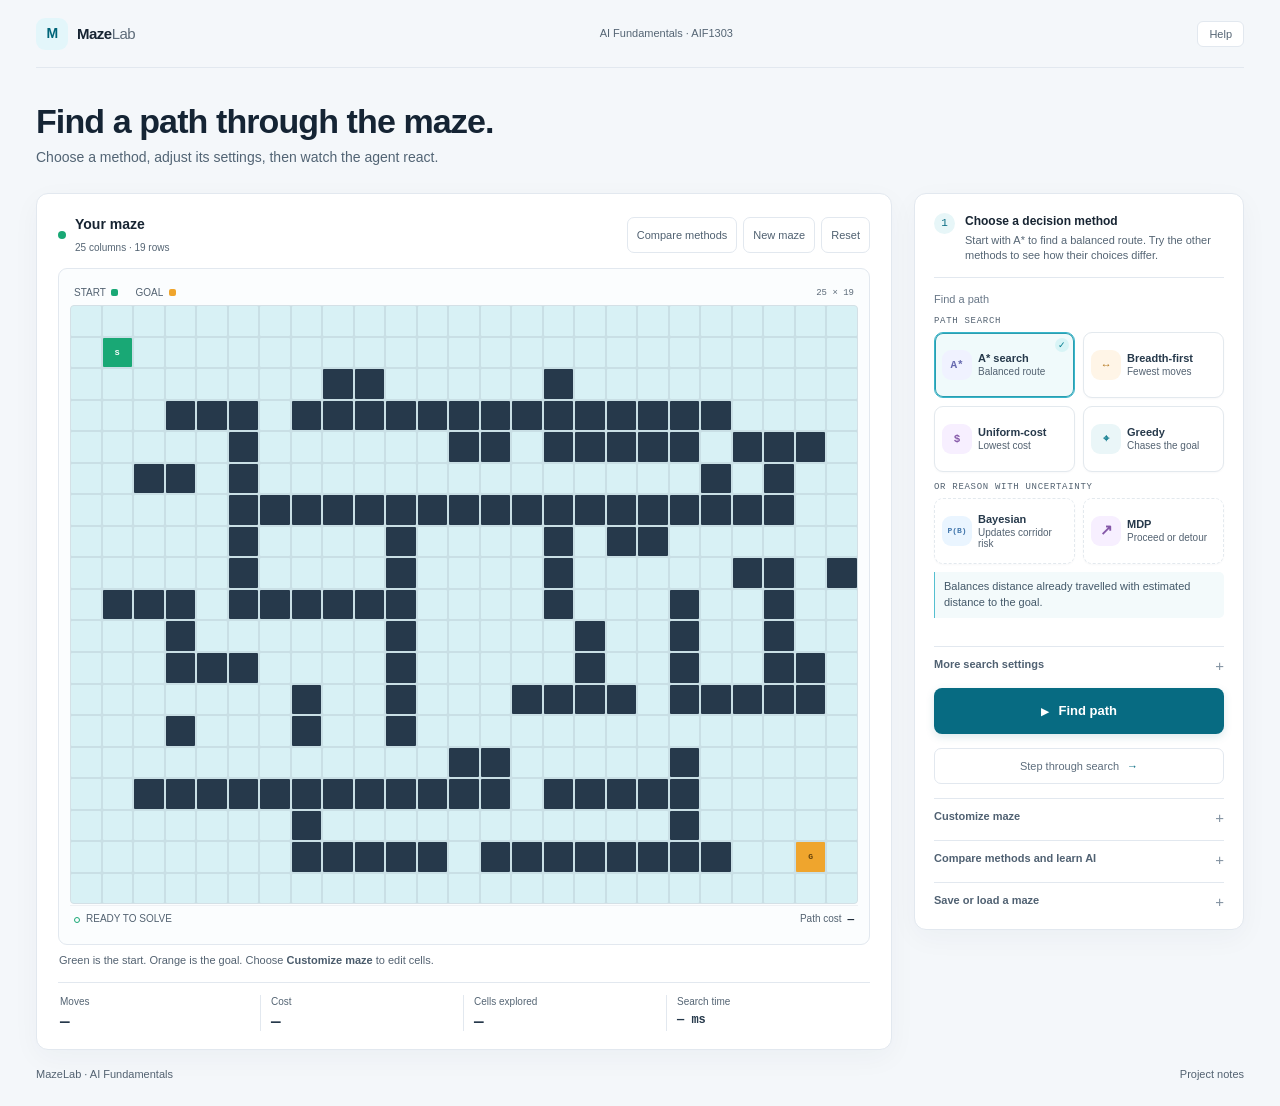
<file: index.html>
<!doctype html>
<html lang="en">
<head>
  <meta charset="utf-8" />
  <meta name="viewport" content="width=device-width, initial-scale=1" />
  <meta name="theme-color" content="#f4f7fa" />
  <title>MazeLab — AI Maze Solver</title>
  <link rel="stylesheet" href="styles.css" />
</head>
<body>
  <main class="app-shell">
    <header class="topbar">
      <a class="brand" href="#" aria-label="MazeLab home"><span class="brand-mark">M</span><span>Maze<span>Lab</span></span></a>
      <span class="course-label">AI Fundamentals · AIF1303</span>
      <button class="help-button" id="helpBtn" aria-label="Open help">Help</button>
    </header>

    <section class="intro">
      <div>
        <h1>Find a path through the maze.</h1>
        <p class="intro-copy">Choose a method, adjust its settings, then watch the agent react.</p>
      </div>
    </section>

    <section class="workspace">
      <section class="map-column" aria-label="Maze workspace">
        <div class="map-toolbar">
          <div class="map-heading"><span class="map-live"></span><div><h2>Your maze</h2><span id="mapSubtitle">25 columns · 19 rows</span></div></div>
          <div class="toolbar-actions">
            <button class="quiet-button" id="compareBtn" type="button" aria-controls="inlineComparison">Compare methods</button>
            <button class="quiet-button" id="generateBtn">New maze</button>
            <button class="quiet-button" id="resetBtn">Reset</button>
          </div>
        </div>
        <div class="board-wrap">
          <div class="board-head"><span>START <i class="key-dot start-dot"></i></span><span>GOAL <i class="key-dot goal-dot"></i></span><span class="coord-label" id="coordLabel">25 × 19</span></div>
          <div id="maze" class="maze" role="grid" aria-label="Editable maze grid"></div>
          <div class="board-foot"><span><i class="foot-pulse"></i><span id="runState">Ready to solve</span></span><span>Path cost <b id="pathCost">—</b></span></div>
        </div>
        <p class="edit-hint">Green is the start. Orange is the goal. Choose <b>Customize maze</b> to edit cells.</p>
        <p class="mode-legend" id="modeLegend" aria-live="polite" role="status" hidden></p>
        <div class="result-strip" aria-live="polite">
          <div><span>Moves</span><b id="lengthMetric">—</b></div>
          <div><span>Cost</span><b id="costMetric">—</b></div>
          <div><span>Cells explored</span><b id="exploredMetric">—</b></div>
          <div class="result-time"><span>Search time</span><b><strong id="timeMetric">—</strong> ms</b></div>
        </div>
        <section class="inline-comparison" id="inlineComparison" aria-labelledby="comparisonTitle">
          <div class="comparison-heading"><h3 id="comparisonTitle">Search methods on this maze</h3><button id="closeComparison" type="button" aria-label="Close comparison">×</button></div>
          <p>All four methods use this maze and the same terrain costs.</p>
          <div class="comparison-wrap"><table class="comparison"><thead><tr><th>Method</th><th>Visited</th><th>Moves</th><th>Cost</th></tr></thead><tbody id="comparisonRows"></tbody></table></div>
          <p class="comparison-note" id="comparisonNote">A* and uniform-cost search find the lowest-cost route. BFS minimizes moves when each step costs the same; Greedy may trade route cost for fewer explored cells.</p>
        </section>
      </section>

      <aside class="control-panel">
        <div class="step-label"><span>1</span><div><b>Choose a decision method</b><small>Start with A* to find a balanced route. Try the other methods to see how their choices differ.</small></div></div>
        <span class="select-label">Find a path</span>
        <div class="algorithm-picker" role="group" aria-label="Choose an algorithm"><span class="algorithm-category">Path search</span>
          <button class="algorithm-card selected" type="button" data-algorithm="astar" aria-pressed="true"><span class="algorithm-symbol">A*</span><span class="algorithm-copy"><b>A* search</b><small>Balanced route</small></span><span class="algorithm-check">✓</span></button>
          <button class="algorithm-card" type="button" data-algorithm="bfs" aria-pressed="false"><span class="algorithm-symbol">↔</span><span class="algorithm-copy"><b>Breadth-first</b><small>Fewest moves</small></span><span class="algorithm-check">✓</span></button>
          <button class="algorithm-card" type="button" data-algorithm="ucs" aria-pressed="false"><span class="algorithm-symbol">$</span><span class="algorithm-copy"><b>Uniform-cost</b><small>Lowest cost</small></span><span class="algorithm-check">✓</span></button>
          <button class="algorithm-card" type="button" data-algorithm="greedy" aria-pressed="false"><span class="algorithm-symbol">⌖</span><span class="algorithm-copy"><b>Greedy</b><small>Chases the goal</small></span><span class="algorithm-check">✓</span></button>
          <span class="algorithm-category">Or reason with uncertainty</span>
          <button class="algorithm-card advanced-card" type="button" data-algorithm="bayes" aria-pressed="false"><span class="algorithm-symbol">P(B)</span><span class="algorithm-copy"><b>Bayesian</b><small>Updates corridor risk</small></span><span class="algorithm-check">✓</span></button>
          <button class="algorithm-card advanced-card" type="button" data-algorithm="mdp" aria-pressed="false"><span class="algorithm-symbol">↗</span><span class="algorithm-copy"><b>MDP</b><small>Proceed or detour</small></span><span class="algorithm-check">✓</span></button>
        </div>
        <p class="algorithm-note" id="algorithmNote">Balances distance so far with estimated distance to the goal.</p>
        <div id="algorithmSettings"></div>

        <details class="settings-details">
          <summary>More search settings</summary>
          <div class="details-content">
            <div class="field-row"><label class="select-label">Distance estimate</label><span class="field-value" id="heuristicValue">Manhattan</span></div>
            <div class="segmented" id="heuristics"><button class="segment active" data-value="manhattan">Manhattan</button><button class="segment" data-value="euclidean">Euclidean</button></div>
            <div class="range-block"><div class="field-row"><label class="select-label" for="sizeRange">Maze size</label><span class="field-value" id="sizeValue">25 × 19</span></div><input id="sizeRange" class="range" type="range" min="15" max="35" step="2" value="25"><div class="range-labels"><span>Smaller</span><span>Larger</span></div></div>
            <div class="range-block"><div class="field-row"><label class="select-label" for="speedRange">Animation speed</label><span class="field-value" id="speedValue">3×</span></div><input id="speedRange" class="range" type="range" min="1" max="5" value="3"><div class="range-labels"><span>Slower</span><span>Faster</span></div></div>
          </div>
        </details>

        <button class="primary-button" id="solveBtn"><span class="play-icon">▶</span> Find path</button>
        <button class="step-button" id="stepBtn">Step through search <span>→</span></button>

        <details class="edit-details">
          <summary>Customize maze</summary>
          <div class="details-content">
            <p class="details-help">Select a tool, then click or drag on the grid. Select a tool again to stop editing.</p>
            <div class="tool-grid">
              <button class="tool" data-tool="wall"><span class="tool-icon wall-icon"></span><span>Draw wall</span></button>
              <button class="tool" data-tool="erase"><span class="tool-icon erase-icon">⌫</span><span>Eraser</span></button>
              <button class="tool" data-tool="start"><span class="tool-icon start-icon"></span><span>Move start</span></button>
              <button class="tool" data-tool="goal"><span class="tool-icon goal-icon"></span><span>Move goal</span></button>
              <button class="tool" data-tool="weight"><span class="tool-icon weight-icon">2</span><span>High-cost tile</span></button>
              <button class="tool clear-tool" id="clearBtn"><span class="tool-icon clear-icon">↺</span><span>Clear walls</span></button>
            </div>
            <p class="tool-hint" id="toolHint">Editing is off. Choose a tool above to begin.</p>
          </div>
        </details>

        <details class="more-details">
          <summary>Compare methods and learn AI</summary>
          <div class="details-content">
            <a class="link-button" id="compareLink" href="#inlineComparison">Compare search methods <span>↗</span></a>
            <button class="link-button" id="cspBtn">Try the constraint puzzle <span>↗</span></button>
            <button class="link-button" id="bayesBtn">Bayesian corridor lab <span>↗</span></button>
            <button class="link-button" id="mdpBtn">MDP risk lab <span>↗</span></button>
            <button class="link-button" id="learnBtn">How does the agent decide? <span>↗</span></button>
          </div>
        </details>

        <details class="save-details">
          <summary>Save or load a maze</summary>
          <div class="details-content file-actions">
            <button class="quiet-button" id="downloadBtn">Export maze</button>
            <label class="quiet-button import-button">Import maze<input id="uploadInput" type="file" accept="application/json,.json" aria-label="Import maze JSON"></label>
          </div>
        </details>
      </aside>
    </section>

    <footer><span>MazeLab · AI Fundamentals</span><a href="README.md">Project notes</a></footer>
  </main>
  <div id="toast" class="toast" role="status"></div>
  <dialog id="modal" class="modal"><div class="modal-top"><span class="modal-kicker">MAZELAB · FIELD NOTES</span><button id="closeModal" aria-label="Close">×</button></div><div id="modalContent"></div></dialog>
  <script src="app.js"></script>
</body>
</html>
</file>
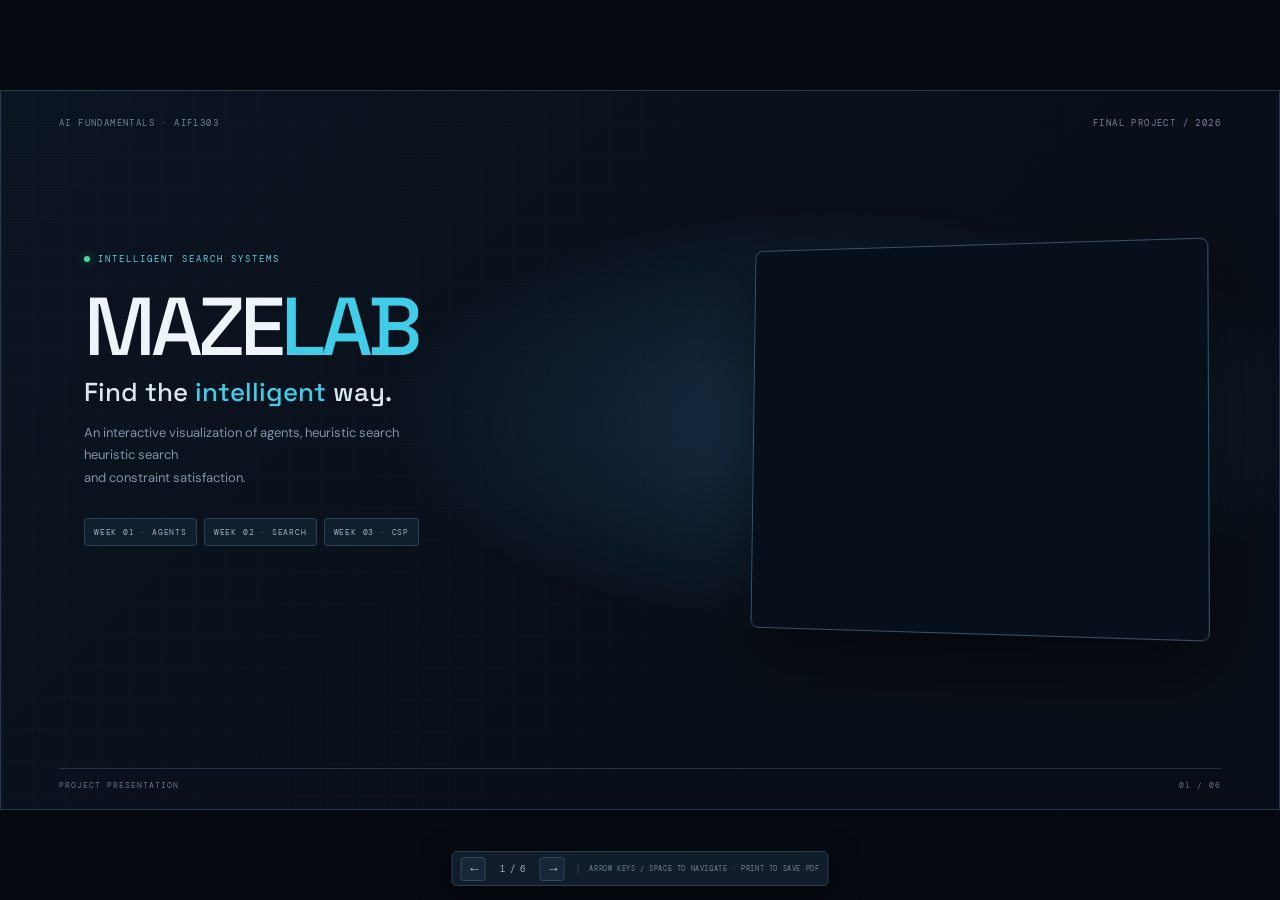
<file: presentation/index.html>
<!doctype html>
<html lang="en"><head><meta charset="utf-8"><meta name="viewport" content="width=device-width,initial-scale=1"><title>MazeLab — Project Presentation</title><link rel="stylesheet" href="slides.css"></head><body><main id="deck">
<section class="slide title active"><div class="grid-bg"></div><div class="slide-nav"><span>AI FUNDAMENTALS · AIF1303</span><span>FINAL PROJECT / 2026</span></div><div class="hero"><div class="kicker"><i></i> INTELLIGENT SEARCH SYSTEMS</div><h1>MAZE<span>LAB</span></h1><p class="hero-sub">Find the <em>intelligent</em> way.</p><p class="hero-copy">An interactive visualization of agents, heuristic search<br>heuristic search<br>and constraint satisfaction.</p><div class="hero-chips"><span>WEEK 01 · AGENTS</span><span>WEEK 02 · SEARCH</span><span>WEEK 03 · CSP</span></div></div><div class="title-maze" id="titleMaze"></div><div class="slide-footer"><span>PROJECT PRESENTATION</span><span>01 / 06</span></div></section>
<section class="slide"><div class="slide-nav"><span>01 / PROBLEM</span><span>WEEK 01 · AGENTS &amp; ENVIRONMENTS</span></div><div class="slide-content"><div class="kicker">THE TASK</div><h2>Give an agent a world<br>and a reason to move.</h2><p class="lead">Find a valid, low-cost route from start to goal while respecting the environment's constraints.</p><div class="problem-grid"><article class="diagram"><div class="diagram-top"><span>STATE SPACE / GRID WORLD</span><span>DETERMINISTIC</span></div><div id="miniMaze" class="mini-maze"></div><div class="diagram-bottom"><span>OBSERVABLE ENVIRONMENT</span><span>4 ACTIONS</span></div></article><div class="spec-list"><div><i>S</i><b>State</b><span>Current grid coordinate</span></div><div><i>A</i><b>Actions</b><span>Up · right · down · left</span></div><div><i>G</i><b>Goal test</b><span>Current position equals goal</span></div><div><i>c</i><b>Step cost</b><span>1 normal · 2 weighted cell</span></div><div><i>⊘</i><b>Constraints</b><span>Stay in bounds · avoid walls</span></div></div></div></div><div class="slide-footer"><span>MAZELAB · AI FUNDAMENTALS</span><span>02 / 06</span></div></section>
<section class="slide"><div class="slide-nav"><span>02 / METHOD</span><span>WEEK 02 · STATE-SPACE SEARCH</span></div><div class="slide-content"><div class="kicker">FOUR STRATEGIES · SAME MAZE</div><h2>Different rules.<br>Different routes to an answer.</h2><p class="lead">The frontier priority determines which state the agent explores next.</p><div class="method-table"><div class="method-head"><span>ALGORITHM</span><span>PRIORITY</span><span>WHAT IT OPTIMIZES</span><span>OPTIMAL?</span></div><div><b class="algo-color cyan">BFS</b><code>depth</code><span>Fewest moves (unit costs)</span><i>Yes*</i></div><div><b class="algo-color violet">UCS</b><code>g(n)</code><span>Accumulated route cost</span><i>Yes</i></div><div class="astar-row"><b class="algo-color orange">A*</b><code>g(n) + h(n)</code><span>Cost so far + distance estimate</span><i>Yes†</i></div><div><b class="algo-color green">GREEDY</b><code>h(n)</code><span>Estimated distance to goal</span><i class="no">Not guaranteed</i></div></div><div class="formula"><span>A* EVALUATION</span><b>f(n) = <i>g(n)</i> + <em>h(n)</em></b><small>Path cost so far + heuristic estimate</small></div><div class="footnote">* When all actions have equal cost. &nbsp; † With a suitable admissible heuristic; Manhattan distance is admissible for this four-way grid.</div></div><div class="slide-footer"><span>MAZELAB · AI FUNDAMENTALS</span><span>03 / 06</span></div></section>
<section class="slide"><div class="slide-nav"><span>03 / EXPERIENCE</span><span>INTERACTIVE SEARCH STUDIO</span></div><div class="slide-content"><div class="kicker">FROM ABSTRACT ALGORITHM TO VISIBLE REASONING</div><h2>Build the world.<br>Watch the search.</h2><div class="product-grid"><div class="product-window"><div class="window-bar"><i></i><i></i><i></i><span>MAZELAB / SEARCH RUN</span></div><div class="window-body"><div class="window-controls"><b>A* SEARCH</b><span>MANHATTAN</span><span>GRID 25 × 19</span></div><div id="screenMaze" class="screen-maze"></div><div class="window-stats"><span>CELLS EXPLORED <b>LIVE</b></span><span>PATH COST <b>LIVE</b></span><span>SEARCH <b>LIVE</b></span></div></div></div><div class="feature-list"><article><span>01</span><div><b>Edit the environment</b><p>Draw walls, move S/G and add terrain costs.</p></div></article><article><span>02</span><div><b>Inspect the agent</b><p>Animate the full run or step through expanded states.</p></div></article><article><span>03</span><div><b>Compare outcomes</b><p>See route cost, length, exploration and local runtime.</p></div></article><article><span>04</span><div><b>Change the conditions</b><p>Adjust grid size and choose a heuristic.</p></div></article></div></div><div class="caption-note">Illustrative interface preview. Record real metrics from the running application for the demo.</div></div><div class="slide-footer"><span>MAZELAB · AI FUNDAMENTALS</span><span>04 / 06</span></div></section>
<section class="slide"><div class="slide-nav"><span>04 / EVALUATION</span><span>WHAT THE RESULTS MEAN</span></div><div class="slide-content"><div class="kicker">MEASURE · COMPARE · INTERPRET</div><h2>One environment.<br>Four search behaviors.</h2><div class="evaluation-grid"><article class="result-card"><span class="card-label">SEARCH EFFORT</span><div class="illustration-bars"><i style="height:22%"></i><i style="height:38%"></i><i style="height:33%"></i><i style="height:54%"></i><i style="height:65%"></i><i style="height:49%"></i><i style="height:79%"></i><i style="height:68%"></i><i style="height:100%"></i><i style="height:83%"></i></div><b>Explored states</b><p>How much of the state space was expanded.</p></article><article class="result-card"><span class="card-label">SOLUTION QUALITY</span><div class="route-illustration"><span></span><span></span><span></span><span></span><span></span><span></span><span></span><span></span></div><b>Moves &amp; total cost</b><p>Route length is separate from weighted cost.</p></article><article class="result-card"><span class="card-label">COMPUTE OBSERVATION</span><div class="speed-illustration"><b>1.8</b><span>MS</span><div></div></div><b>Local search time</b><p>Device and browser affect this measurement.</p></article></div><div class="interpretation"><span>KEY TAKEAWAY</span><p>A* and UCS optimize the weighted path cost. BFS optimizes moves when steps are equal. Greedy can explore less, but may produce a more expensive path.</p></div><div class="evaluation-foot">No benchmark numbers are asserted in this deck. Add values from a real run on the submission machine.</div></div><div class="slide-footer"><span>MAZELAB · AI FUNDAMENTALS</span><span>05 / 06</span></div></section>
<section class="slide final"><div class="slide-nav"><span>05 / SCOPE &amp; DISCLOSURE</span><span>SYLLABUS ALIGNMENT</span></div><div class="slide-content"><div class="kicker">FIVE TOPIC AREAS · CLEAR BOUNDARIES</div><h2>Grounded in the course.<br>Honest about the scope.</h2><div class="scope-grid"><article><span>WEEK 01</span><b>Agents</b><p>State, actions, environment, goal.</p><i class="implemented">IN APP</i></article><article><span>WEEK 02</span><b>Search</b><p>BFS, UCS, A*, Greedy, heuristics.</p><i class="implemented">IN APP</i></article><article><span>WEEK 03</span><b>Constraints</b><p>Zone CSP, backtracking, MRV, forward checking.</p><i class="implemented">IN APP</i></article><article><span>WEEK 05</span><b>MDP</b><p>Two states; value iteration compares Proceed and Detour.</p><i class="implemented">IN APP</i></article><article><span>WEEK 06</span><b>Bayes</b><p>Update blockage belief from a sensor report.</p><i class="implemented">IN APP</i></article></div><div class="scope-note"><b>Current limits</b><span>These are focused teaching demos. Local search, game trees, Q-learning, HMMs, classical ML, neural networks and generative AI/safety remain outside scope.</span></div><div class="disclosure"><div><span>AI USE</span><p>Codex assisted with interface/code, the zone CSP solver and documentation drafts. The team must verify, disclose actual model/date/prompts, and replace contribution placeholders with verified facts.</p></div><div><span>TEAM CONTRIBUTIONS</span><p>[Name — actual work] &nbsp;·&nbsp; [Name — actual work]</p></div></div><div class="closing-line">THANK YOU <i>✳</i></div></div><div class="slide-footer"><span>MAZELAB · AI FUNDAMENTALS</span><span>06 / 06</span></div></section>
</main><div class="deck-controls"><button id="prev" aria-label="Previous slide">←</button><span id="slideCount">1 / 6</span><button id="next" aria-label="Next slide">→</button><span class="deck-hint">ARROW KEYS / SPACE TO NAVIGATE · PRINT TO SAVE PDF</span></div><script src="slides.js"></script></body></html>
</file>
<file: styles.css>
:root{--bg:#f4f7fa;--surface:#fff;--line:#e2e8ef;--text:#172432;--muted:#6d7b8b;--soft:#f8fafc;--cyan:#14a8c7;--cyan-dark:#087f9b;--orange:#efa52d;--green:#19a875;--wall:#26394b;--mono:ui-monospace,SFMono-Regular,Menlo,monospace;--sans:Inter,-apple-system,BlinkMacSystemFont,"Segoe UI",sans-serif}*{box-sizing:border-box}body{margin:0;background:var(--bg);color:var(--text);font:14px/1.45 var(--sans);min-height:100vh}.app-shell{max-width:1280px;padding:0 32px;margin:auto}.topbar{height:64px;border-bottom:1px solid var(--line);display:flex;align-items:center;justify-content:space-between}.brand{display:flex;align-items:center;gap:9px;text-decoration:none;color:var(--text);font-size:15px;font-weight:750;letter-spacing:-.5px}.brand>span:last-child>span{font-weight:450;color:#8391a0}.brand-mark{display:grid;place-items:center;width:28px;height:28px;border-radius:8px;background:#e3f6fa;color:var(--cyan-dark);font-size:14px}.course-label{font-size:11px;color:var(--muted)}.help-button{padding:6px 11px;border:1px solid var(--line);border-radius:6px;background:var(--surface);color:var(--muted);font:11px var(--sans);cursor:pointer}.help-button:hover,.quiet-button:hover{border-color:#b8c8d5;color:var(--text)}.intro{padding:28px 0 22px}.eyebrow{font:10px var(--mono);letter-spacing:1.3px;color:var(--cyan-dark);margin:0 0 7px}.intro h1{font-size:clamp(25px,3vw,34px);letter-spacing:-1.2px;line-height:1.13;margin:0;color:#152434}.intro-copy{margin:7px 0 0;color:var(--muted);font-size:13px}.workspace{display:grid;grid-template-columns:minmax(0,1fr) 305px;gap:20px;align-items:start}.map-column,.control-panel{border:1px solid var(--line);border-radius:10px;background:var(--surface);box-shadow:0 5px 20px #20374a08}.map-column{padding:17px 18px 15px;min-width:0}.map-toolbar{display:flex;align-items:center;justify-content:space-between;margin-bottom:12px}.map-heading{display:flex;align-items:center;gap:9px}.map-live{width:8px;height:8px;background:var(--green);border-radius:50%}.map-heading h2{font-size:14px;margin:0 0 2px;font-weight:650}.map-heading span:not(.map-live){font-size:10px;color:var(--muted)}.toolbar-actions{display:flex;gap:6px}.quiet-button{border:1px solid var(--line);background:var(--surface);color:#4f6070;border-radius:5px;padding:6px 9px;font:11px var(--sans);cursor:pointer}.board-wrap{border:1px solid var(--line);border-radius:7px;background:#fff;padding:9px}.board-head,.board-foot{height:25px;display:flex;align-items:center;justify-content:space-between;padding:0 4px;color:#718194;font-size:9px}.board-head{justify-content:flex-start;gap:17px}.key-dot{display:inline-block;margin-left:3px;width:7px;height:7px;border-radius:2px}.start-dot{background:var(--green)}.goal-dot{background:var(--orange)}.coord-label{margin-left:auto;font:9px var(--mono);color:#8795a4}.maze{display:grid;grid-template-columns:repeat(25,minmax(0,1fr));grid-template-rows:repeat(19,minmax(8px,1fr));aspect-ratio:25/19;width:100%;background:#d6e8ed;gap:1px;border:1px solid #d4e0e6;touch-action:none;user-select:none;border-radius:2px;overflow:hidden}.cell{position:relative;background:#d8f1f5;cursor:default;transition:background-color .1s}.maze.editing .cell{cursor:crosshair}.algorithm-note{margin:-6px 0 0;color:var(--muted);font-size:10px;line-height:1.45}.cell:hover{filter:brightness(.95)}.cell.wall{background:var(--wall)!important}.cell.weight{background:#846bb0!important}.cell.start{background:var(--green)!important;z-index:2}.cell.goal{background:var(--orange)!important;z-index:2}.cell.visited{background:#a6dce6!important}.cell.path{background:#ffd47e!important;z-index:1}.cell.path.start{background:var(--green)!important}.cell.path.goal{background:var(--orange)!important}.cell.weight:after{content:'2';position:absolute;inset:0;display:grid;place-items:center;color:#fff;font:7px var(--mono)}.cell.start:after{content:'S';position:absolute;inset:0;display:grid;place-items:center;color:#fff;font:700 8px var(--mono)}.cell.goal:after{content:'G';position:absolute;inset:0;display:grid;place-items:center;color:#63410b;font:700 8px var(--mono)}.board-foot{border-top:1px solid #eef1f4;margin-top:1px;height:28px}.board-foot>span:first-child{display:flex;align-items:center;gap:6px}.foot-pulse{width:6px;height:6px;border:1px solid var(--green);border-radius:50%}.board-foot b{color:var(--text);font:600 11px var(--mono);margin-left:3px}.edit-hint{font-size:10px;color:#7e8c99;margin:8px 1px 13px}.edit-hint b{font-weight:600;color:#4a5b6b}.result-strip{display:grid;grid-template-columns:repeat(4,1fr);border-top:1px solid var(--line);padding-top:12px}.result-strip>div{display:flex;flex-direction:column;gap:3px;padding:0 10px;border-right:1px solid var(--line)}.result-strip>div:first-child{padding-left:2px}.result-strip>div:last-child{border:0}.result-strip span{font-size:9px;color:var(--muted)}.result-strip b{font:600 16px var(--mono);color:#25384a}.result-strip .result-time b{font-size:12px}.result-strip .result-time strong{font-weight:600}.control-panel{padding:17px;display:flex;flex-direction:column;gap:13px}.step-label{display:flex;gap:10px;align-items:flex-start;padding-bottom:13px;border-bottom:1px solid var(--line)}.step-label>span{display:grid;place-items:center;width:21px;height:21px;flex:0 0 21px;background:#e7f6f8;border-radius:50%;color:var(--cyan-dark);font:11px var(--mono)}.step-label div{display:flex;flex-direction:column;gap:3px}.step-label b{font-size:12px;font-weight:650}.step-label small{font-size:10px;line-height:1.4;color:var(--muted)}.select-label{font-size:10px;color:#687787}.control-panel>.select-label{margin-bottom:-8px}.algorithm-picker{display:grid;grid-template-columns:1fr 1fr;gap:7px}.algorithm-card{position:relative;display:flex;align-items:center;gap:9px;min-height:59px;padding:8px;border:1px solid #e3e9ee;border-radius:8px;background:linear-gradient(145deg,#fff,#fbfdfe);text-align:left;cursor:pointer;transition:border-color .18s,background .18s,box-shadow .18s,transform .18s}.algorithm-card:hover{transform:translateY(-1px);border-color:#a5dbe4;box-shadow:0 5px 12px #1e64710d}.algorithm-card:focus-visible{outline:3px solid #91deec;outline-offset:2px}.algorithm-card.selected{border-color:#38b5ca;background:linear-gradient(145deg,#effbfd,#f8feff);box-shadow:0 0 0 2px #38b5ca20}.algorithm-symbol{display:grid;place-items:center;width:30px;height:30px;flex:0 0 30px;border-radius:8px;background:#eaf6f8;color:#167f91;font:700 11px var(--mono)}.algorithm-card:nth-child(2) .algorithm-symbol{background:#f0f2ff;color:#6669af}.algorithm-card:nth-child(3) .algorithm-symbol{background:#fff5e7;color:#b4771e}.algorithm-card:nth-child(4) .algorithm-symbol{background:#f7efff;color:#8558a8}.algorithm-copy{display:flex;min-width:0;flex-direction:column;gap:2px}.algorithm-copy b{font-size:10px;color:#314355;white-space:nowrap}.algorithm-copy small{font-size:9px;color:#84919e;white-space:nowrap}.algorithm-check{position:absolute;right:7px;top:6px;display:grid;place-items:center;width:14px;height:14px;border-radius:50%;background:#d8f4f6;color:#087f91;font-size:9px;opacity:0;transform:scale(.7);transition:.18s}.algorithm-card.selected .algorithm-check{opacity:1;transform:scale(1)}.algorithm-note{min-height:29px;padding:7px 9px;margin:-6px 0 0;border-left:1px solid #54bfd0;border-radius:0 5px 5px 0;background:#f3fafb;color:#647583;font-size:9px;line-height:1.45}.primary-button{height:43px;border:0;border-radius:6px;background:var(--cyan);color:#fff;font:650 13px var(--sans);cursor:pointer;box-shadow:0 3px 8px #14a8c726}.primary-button:hover{background:var(--cyan-dark)}.play-icon{font-size:10px;margin-right:6px}.step-button{height:33px;border:1px solid var(--line);border-radius:6px;background:#fff;color:#5e6e7d;font:11px var(--sans);cursor:pointer}.step-button span{color:var(--cyan-dark);padding-left:5px}.step-button:hover{border-color:#bccad5;color:var(--text)}details{border-top:1px solid var(--line);padding-top:10px}summary{list-style:none;cursor:pointer;display:flex;align-items:center;justify-content:space-between;color:#506172;font-size:11px;font-weight:550}summary::-webkit-details-marker{display:none}summary:after{content:'+';font:15px var(--sans);color:#8292a1}details[open]>summary:after{content:'−'}.details-content{padding-top:11px}.settings-details{margin-top:0}.field-row{display:flex;align-items:center;justify-content:space-between}.field-value{font:10px var(--mono);color:#537180}.segmented{display:flex;gap:4px;margin-top:7px;padding:3px;background:#f2f5f7;border-radius:5px}.segment{flex:1;padding:6px;border:0;border-radius:3px;background:transparent;color:#758392;font:9px var(--sans);cursor:pointer}.segment.active{background:#fff;color:#207c90;box-shadow:0 1px 3px #132c3b18}.range-block{margin-top:13px}.range{appearance:none;width:100%;height:3px;background:#dce4e9;display:block;margin:11px 0 6px;border-radius:3px;outline:none}.range::-webkit-slider-thumb{appearance:none;width:11px;height:11px;border:2px solid white;border-radius:50%;background:var(--cyan);box-shadow:0 0 0 1px var(--cyan);cursor:grab}.range-labels{display:flex;justify-content:space-between;color:#9aa5af;font-size:9px}.edit-details,.more-details,.save-details{margin-top:0}.details-help,.tool-hint{font-size:10px;line-height:1.4;color:var(--muted);margin:0 0 9px}.tool-grid{display:grid;grid-template-columns:1fr 1fr;gap:5px}.tool{display:flex;align-items:center;gap:7px;min-height:32px;border:1px solid var(--line);background:#fff;color:#536474;border-radius:5px;padding:5px 7px;font:10px var(--sans);cursor:pointer}.tool.active{border-color:#55bacd;background:#edf9fb;color:#087f9b}.tool-icon{width:10px;height:10px;display:grid;place-items:center;flex:0 0 10px}.wall-icon{background:var(--wall);border-radius:2px}.erase-icon,.clear-icon{font-size:12px}.start-icon{width:8px;height:8px;border-radius:50%;background:var(--green)}.goal-icon{width:8px;height:8px;background:var(--orange);border-radius:2px}.weight-icon{border:1px solid #8a70b3;color:#7961a0;border-radius:2px;font:7px var(--mono)}.clear-tool{color:#607181}.tool-hint{margin:8px 0 0}.link-button{display:flex;width:100%;justify-content:space-between;align-items:center;border:0;background:transparent;color:#536575;padding:7px 0;text-align:left;font:10px var(--sans);cursor:pointer}.link-button+ .link-button{border-top:1px solid #eef1f4}.link-button span{color:var(--cyan-dark)}.file-actions{display:flex;gap:7px}.import-button{position:relative;overflow:hidden;cursor:pointer}.import-button input{position:absolute;inset:0;opacity:0;width:100%;height:100%;cursor:pointer}.toast{position:fixed;bottom:18px;left:50%;transform:translate(-50%,15px);opacity:0;pointer-events:none;background:#223343;color:#fff;padding:9px 13px;border-radius:6px;font:11px var(--sans);z-index:20;transition:.18s;box-shadow:0 8px 25px #0002}.toast.show{opacity:1;transform:translate(-50%,0)}.modal{width:min(560px,calc(100% - 28px));border:1px solid #d8e1e8;border-radius:10px;background:#fff;color:var(--text);padding:19px;box-shadow:0 22px 70px #1e344025}.modal::backdrop{background:#1c2b3e44;backdrop-filter:blur(2px)}.modal-top{display:flex;justify-content:space-between;align-items:center;border-bottom:1px solid var(--line);padding-bottom:10px}.modal-top button{width:26px;height:26px;border:0;border-radius:5px;background:#f3f6f8;color:#657484;font-size:19px;cursor:pointer}.modal-kicker{color:var(--cyan-dark);font:9px var(--mono);letter-spacing:.5px}.modal h2{font-size:21px;line-height:1.2;letter-spacing:-.4px;margin:18px 0 7px}.modal p{font-size:12px;line-height:1.6;color:#697887}.modal h3{font-size:11px;color:#297f92;margin:15px 0 3px}.modal ul{padding-left:17px;color:#5f6f7e;font-size:11px;line-height:1.8}.comparison{width:100%;border-collapse:collapse;margin-top:14px;font:10px var(--sans)}.comparison th,.comparison td{padding:9px 7px;border-bottom:1px solid var(--line);text-align:left}.comparison th{color:#748291;font-size:9px}.comparison td{color:#344556}.comparison tr.best td:first-child{color:#198864;font-weight:650}.modal-callout{border-left:1px solid var(--cyan);background:#eff8fa;padding:9px 11px;color:#526879;font-size:10px;line-height:1.55;margin-top:13px}.csp-graph{display:grid;grid-template-columns:repeat(3,1fr);gap:7px;margin:14px 0}.csp-graph article{min-height:53px;border:1px solid color-mix(in srgb,var(--zone),transparent 52%);background:color-mix(in srgb,var(--zone),transparent 93%);border-radius:5px;padding:8px;display:flex;flex-direction:column;gap:5px}.csp-graph article span{font:8px var(--mono);color:#7b8996;letter-spacing:.6px}.csp-graph article b{font-size:10px;color:var(--zone)}.csp-stats{display:flex;gap:12px;flex-wrap:wrap;font-size:9px;color:#697887}.csp-stats b{font:600 12px var(--mono);color:#344657;margin-right:3px}footer{display:flex;justify-content:space-between;padding:17px 0 22px;color:#8794a1;font-size:10px}footer a{color:#718190;text-decoration:none}footer a:hover{color:var(--cyan-dark)}
@media(max-width:900px){.app-shell{padding:0 20px}.workspace{grid-template-columns:minmax(0,1fr) 275px;gap:12px}.map-column{padding:12px}.control-panel{padding:13px}.result-strip>div{padding:0 6px}}
@media(max-width:700px){.app-shell{padding:0 12px}.topbar{height:56px}.course-label{display:none}.intro{padding:22px 0 17px}.intro h1{font-size:26px}.intro-copy{font-size:12px}.workspace{grid-template-columns:1fr;gap:11px}.map-column{order:1}.control-panel{order:2}.maze{grid-template-rows:repeat(var(--rows,19),minmax(7px,1fr))}.board-wrap{padding:6px}.result-strip{grid-template-columns:repeat(4,1fr)}.result-strip span{font-size:8px}.result-strip b{font-size:13px}.result-strip .result-time b{font-size:10px}.control-panel{gap:11px}.toolbar-actions{gap:4px}.quiet-button{padding:6px 7px;font-size:10px}.edit-hint{margin-bottom:10px}.modal{padding:15px}.modal h2{font-size:18px}}
@media(max-width:390px){.result-strip{grid-template-columns:repeat(2,1fr);row-gap:10px}.result-strip>div:nth-child(2){border-right:0}.result-strip>div:nth-child(3){padding-left:2px}.board-head{gap:10px}.coord-label{font-size:8px}}
.lab-layout{display:grid;grid-template-columns:minmax(0,1fr) minmax(210px,.85fr);gap:14px;margin:15px 0}.lab-controls{display:flex;flex-direction:column;gap:11px}.lab-field{display:flex;flex-wrap:wrap;justify-content:space-between;gap:6px;color:#5e6e7d;font-size:10px}.lab-field b{color:#207f90;font:600 10px var(--mono)}.lab-field input{appearance:none;width:100%;height:4px;margin:4px 0 0;border-radius:4px;background:#dfe8ec;accent-color:var(--cyan)}.lab-field input::-webkit-slider-thumb{appearance:none;width:12px;height:12px;border:2px solid #fff;border-radius:50%;background:var(--cyan);box-shadow:0 0 0 1px var(--cyan)}.lab-field select{width:100%;padding:8px;border:1px solid var(--line);border-radius:6px;background:white;color:var(--text);font:10px var(--sans)}.lab-result{display:flex;flex-direction:column;gap:10px;padding:14px;border:1px solid #dce9ed;border-radius:9px;background:linear-gradient(145deg,#f4fbfc,#fff)}.lab-kicker{font:9px var(--mono);letter-spacing:.8px;color:#687c8b}.lab-result>strong{font-size:28px;letter-spacing:-.8px;color:#167f91}.belief-track{position:relative;height:12px;overflow:hidden;border-radius:7px;background:#e8eef1}.belief-track i,.belief-track b{position:absolute;left:0;top:0;height:100%;border-radius:7px}.belief-track i{background:#c9d5dc;opacity:.8}.belief-track b{background:linear-gradient(90deg,#53c5d3,#138ca5);box-shadow:0 0 0 1px #ffffff70 inset;transition:width .22s}.belief-legend{display:flex;justify-content:space-between;color:#85939e;font-size:9px}.lab-result p{margin:1px 0;font-size:10px!important;line-height:1.55!important}.lab-result code{white-space:normal;border-radius:5px;background:#f0f4f6;padding:8px;color:#435667;font:9px/1.55 var(--mono)}.lab-footnote{margin:0;color:#87939f;font-size:9px;line-height:1.45}.action-costs{display:grid;grid-template-columns:1fr 1fr;gap:7px}.action-costs article{display:flex;flex-direction:column;gap:5px;padding:10px;border:1px solid #e2e8ec;border-radius:7px;background:#fff}.action-costs article span{color:#788794;font-size:9px}.action-costs article b{color:#334656;font:600 16px var(--mono)}.action-costs article.recommended{border-color:#44b8c8;background:#eefafb;box-shadow:0 0 0 2px #44b8c81c}.action-costs article.recommended b{color:#087f91}
@media(max-width:520px){.lab-layout{grid-template-columns:1fr}.lab-result{min-height:180px}}

.algorithm-picker{grid-template-columns:1fr 1fr}.algorithm-category{grid-column:1/-1;margin:2px 0 -2px;color:#82909c;font:8px var(--mono);letter-spacing:.7px;text-transform:uppercase}.algorithm-card.advanced-card{border-style:dashed}.algorithm-card.advanced-card.selected{border-style:solid}.algorithm-card[data-algorithm="bayes"] .algorithm-symbol{font-size:8px;background:#eaf5ff;color:#4377ac}.algorithm-card[data-algorithm="mdp"] .algorithm-symbol{font-size:15px;background:#f7efff;color:#8558a8}.mode-controls{display:grid;grid-template-columns:1fr 1fr;gap:8px;padding:10px;border:1px solid #e3edf0;border-radius:7px;background:#f8fbfc}.mode-controls label{display:flex;flex-direction:column;gap:4px;color:#647381;font-size:9px}.mode-controls label b{color:#187f91;font:600 9px var(--mono)}.mode-controls input{width:100%;height:3px;margin:3px 0 1px;accent-color:var(--cyan)}.mode-controls select{width:100%;height:25px;padding:0 5px;border:1px solid #dce5ea;border-radius:4px;background:white;color:#405363;font:9px var(--sans)}.mode-legend{margin:2px 1px 10px;padding:8px 10px;border-left:1px solid #7d69b0;border-radius:0 5px 5px 0;background:#f7f5fb;color:#665c7e;font-size:10px;line-height:1.45}.mode-legend[hidden]{display:none}.cell.risk-cell{background:color-mix(in srgb,#e76e66 var(--risk-level),#f5db83)!important;outline:1px dashed #845d8d;outline-offset:-2px}.cell.risk-cell:after{content:attr(data-risk);position:absolute;inset:auto 1px 1px auto;color:#4c3659;font:600 6px var(--mono);background:#ffffffb8;padding:0 1px}.cell.path.risk-cell:after{color:#4c3659}.mode-controls label:focus-within{color:#2e7181}
@media(max-width:390px){.mode-controls{grid-template-columns:1fr 1fr}.algorithm-copy b{font-size:9px}.algorithm-card{gap:6px;padding:6px}.algorithm-symbol{width:26px;height:26px;flex-basis:26px}}

.algorithm-picker{width:100%;min-width:0}.algorithm-card{min-width:0;gap:6px;padding:7px}.algorithm-copy b,.algorithm-copy small{white-space:normal;overflow-wrap:anywhere}.algorithm-card{min-height:62px}.algorithm-check{right:5px;top:5px}.algorithm-copy{padding-right:7px}.algorithm-copy b{color:#26394b}.algorithm-copy small{color:#647483}.algorithm-category{color:#687887}.mode-controls label{color:#536575}.algorithm-note{color:#4d6171}
:root{--muted:#556574;--cyan:#087f9b;--cyan-dark:#076b82}
.brand>span:last-child>span{color:#5d6b79}
.brand-mark{color:#006579}
.board-head,.board-foot{color:#536271;font-size:10px}
.coord-label{color:#5d6b79}
.edit-hint{color:#536271;font-size:11px}
.result-strip span{font-size:10px}
.step-label small,.select-label{font-size:11px}
.algorithm-copy b{font-size:11px}.algorithm-copy small{font-size:10px;color:#536271}
.algorithm-category{font-size:9px;color:#536271}
.algorithm-note{font-size:11px;color:#445969;border-left-width:1px}
.segment{font-size:10px}
.range-labels{font-size:10px;color:#536271}
.tool,.link-button{font-size:11px}
footer{font-size:11px;color:#536271}footer a{color:#536271}
.modal-kicker{font-size:10px}.modal p{font-size:14px}.modal h3{font-size:12px}.modal ul{font-size:12px}
.comparison{font-size:11px}.comparison th{font-size:10px}.comparison tr.best td:first-child{color:#167650}
.modal-callout{font-size:11px;border-left-width:1px}
.csp-graph article span{font-size:9px;color:#536271}.csp-stats{font-size:10px}
.lab-field{font-size:11px}.lab-field b{font-size:11px}.lab-kicker{font-size:10px;color:#536271}.belief-legend{font-size:10px;color:#536271}.lab-result p{font-size:12px!important}.lab-result code{font-size:10px}.lab-footnote{font-size:10px;color:#536271}.action-costs article span{font-size:10px;color:#536271}
.mode-controls label{font-size:10px}.mode-controls label b{font-size:10px}.mode-legend{font-size:11px;border-left-width:1px;color:#554b6b}
.primary-button{background:var(--cyan-dark)}.primary-button:hover{background:#00566a}

/* Impeccable: refine the existing learning workspace and its inline comparison. */
.app-shell{max-width:1360px;padding:0 36px}
.topbar{height:68px}
.brand-mark{width:32px;height:32px;border-radius:9px;font-weight:750}
.intro{padding:34px 0 25px}
.intro h1{font-size:34px;letter-spacing:-.9px}
.intro-copy{max-width:58ch;font-size:14px;color:#526474}
.workspace{grid-template-columns:minmax(0,1fr) 330px;gap:22px}
.map-column,.control-panel{border-radius:12px;box-shadow:0 8px 28px #20374a0a}
.map-column{padding:20px 21px 18px}
.control-panel{padding:19px;gap:14px}
.board-wrap{padding:11px;border-radius:9px;background:#fbfdfe}
.maze{gap:2px;border-radius:4px;background:#c9dfe5}
.cell{border-radius:1px}
.algorithm-picker{gap:8px}
.algorithm-card{min-height:66px;border-radius:9px;background:#fff;box-shadow:0 1px 2px #102b3b08}
.algorithm-card.selected{background:#f0fafb;box-shadow:inset 0 0 0 1px #2b9eb0}
.algorithm-symbol{border-radius:9px}
.primary-button{height:46px;border-radius:8px;box-shadow:0 3px 8px #076b8226}
.step-button,.quiet-button,.tool{border-radius:7px;min-height:36px}
.inline-comparison{margin-top:16px;border:1px solid #dce7ec;border-radius:10px;padding:0 13px 11px;background:#f9fcfd}
.inline-comparison>summary{padding:12px 1px;color:#26394b;font-size:12px;font-weight:650}
.inline-comparison>summary:after{color:#076b82}
.inline-comparison>p{margin:0 1px 7px;color:#536575;font-size:11px;line-height:1.5}
.inline-comparison .comparison{margin:0;font-size:11px}
.inline-comparison .comparison th{padding:8px 7px;color:#526474;font-size:10px;text-transform:uppercase;letter-spacing:.04em}
.inline-comparison .comparison td{padding:9px 7px;color:#26394b;font-variant-numeric:tabular-nums}
.inline-comparison .comparison tr.best td:first-child{color:#08785b;font-weight:700}
.inline-comparison .comparison-note{margin:9px 1px 0;color:#455b6c;font-size:11px}
.comparison-wrap{overflow-x:auto}
summary:focus-visible,.primary-button:focus-visible,.step-button:focus-visible,.quiet-button:focus-visible,.tool:focus-visible{outline:3px solid #49aabd;outline-offset:2px}
@media(max-width:900px){.app-shell{padding:0 20px}.workspace{grid-template-columns:minmax(0,1fr) 290px;gap:14px}}
@media(max-width:700px){.app-shell{padding:0 12px}.intro{padding:24px 0 19px}.intro h1{font-size:28px}.workspace{grid-template-columns:1fr}.map-column{padding:13px}.inline-comparison{margin-top:12px}}
.mode-controls label{gap:4px;line-height:1.35}
.mode-controls .param-help{font-size:10px;line-height:1.35;font-weight:400;color:#526474}
.mode-controls select{margin-top:2px}
.agent-cell{z-index:4;overflow:visible!important}
.agent-marker{position:absolute;inset:1px;width:calc(100% - 2px);height:calc(100% - 2px);z-index:5;overflow:visible;filter:drop-shadow(0 1px 1px #0d344866);pointer-events:none}
@media(prefers-reduced-motion:reduce){.cell{transition:none}}
.inline-comparison[hidden]{display:none!important}
.comparison-heading{display:flex;align-items:center;justify-content:space-between;padding:11px 0 8px;border-bottom:1px solid #dce7ec;margin-bottom:9px}
.comparison-heading h3{margin:0;color:#26394b;font-size:13px;font-weight:700}
.comparison-heading button{width:28px;height:28px;border:1px solid #dce7ec;border-radius:6px;background:#fff;color:#526474;font-size:18px;cursor:pointer}
.comparison-heading button:hover{background:#edf5f7;color:#17384a}
.inline-comparison{display:none}
.inline-comparison:target{display:block}
</file>
<file: presentation/slides.css>
@import url('https://fonts.googleapis.com/css2?family=DM+Mono:wght@400;500&family=DM+Sans:wght@400;500;600;700&family=Space+Grotesk:wght@400;500;600;700&display=swap');
:root{--bg:#09101b;--panel:#101a29;--line:#28374b;--text:#edf4fa;--muted:#8292a7;--cyan:#41cce8;--orange:#ffb742;--green:#4bd89c;--display:'Space Grotesk',sans-serif;--sans:'DM Sans',sans-serif;--mono:'DM Mono',monospace}*{box-sizing:border-box}body{margin:0;background:#050a11;color:var(--text);font-family:var(--sans);overflow:hidden}.slide{width:min(1280px,100vw);height:min(720px,100vh);aspect-ratio:16/9;margin:0 auto;position:absolute;inset:50% auto auto 50%;transform:translate(-50%,-50%) scale(1);transform-origin:center;background:radial-gradient(ellipse at 75% 12%,#18263a 0,transparent 38%),linear-gradient(145deg,#0c1522,#080f19 72%);border:1px solid #28374b;padding:42px 58px 37px;display:none;overflow:hidden}.slide.active{display:block;animation:appear .24s ease-out}@keyframes appear{from{opacity:.45;transform:translate(-50%,-50%) scale(.992)}to{opacity:1;transform:translate(-50%,-50%) scale(1)}}.slide-nav{position:absolute;top:26px;left:58px;right:58px;display:flex;justify-content:space-between;color:#73849b;font:9px var(--mono);letter-spacing:1.4px}.slide-footer{position:absolute;bottom:19px;left:58px;right:58px;display:flex;justify-content:space-between;color:#61738a;font:8px var(--mono);letter-spacing:1px;border-top:1px solid #243146;padding-top:11px}.slide-content{padding-top:43px}.kicker{color:#64cde0;font:9px var(--mono);letter-spacing:2px;display:flex;align-items:center;gap:8px}.kicker i{width:6px;height:6px;background:var(--green);border-radius:50%;box-shadow:0 0 8px #47dc9a88}h1,h2{font-family:var(--display);font-weight:500;letter-spacing:-1.7px}h2{font-size:35px;line-height:1.08;margin:13px 0 9px}.lead{font-size:13px;color:#98a8b9;margin:0;line-height:1.6}.title{background:radial-gradient(ellipse at 67% 46%,#18324a 0,transparent 39%),linear-gradient(135deg,#0b1421,#080e17 75%)}.title .grid-bg{position:absolute;inset:0;background-image:linear-gradient(#8296ad0b 1px,transparent 1px),linear-gradient(90deg,#8296ad0b 1px,transparent 1px);background-size:32px 32px;mask-image:linear-gradient(90deg,black,transparent 87%)}.title .slide-nav,.title .slide-footer{z-index:3}.hero{position:absolute;z-index:2;left:83px;top:162px}.hero .kicker{font-size:9px}.hero h1{font-size:82px;line-height:.98;letter-spacing:-5px;margin:22px 0 0}.hero h1 span{color:var(--cyan)}.hero-sub{font:500 26px var(--display);margin:8px 0 12px;color:#dbe7f1}.hero-sub em{color:var(--cyan);font-style:normal}.hero-copy{color:#8193a8;font-size:13px;line-height:1.7}.hero-chips{display:flex;gap:7px;margin-top:29px}.hero-chips span{border:1px solid #2b4057;border-radius:3px;background:#111e2c;color:#9cb0c1;font:8px var(--mono);letter-spacing:.8px;padding:8px 9px}.title-maze{position:absolute;right:76px;top:152px;width:460px;height:390px;padding:8px;border:1px solid #3a5168;border-radius:8px;background:#07101a;box-shadow:0 24px 75px #0008;transform:perspective(900px) rotateY(-8deg) rotateX(2deg)}.maze-visual{width:100%;height:100%;display:grid;grid-template-columns:repeat(17,1fr);grid-template-rows:repeat(13,1fr);gap:2px;background:#0a1725}.maze-visual i{background:#23aeca;border:1px solid #50cee022}.maze-visual i.wall{background:#18283b;border-color:#31475e}.maze-visual i.route{background:#ffb73e;border-color:#ffd880}.maze-visual i.start{background:#41dc9c}.maze-visual i.goal{background:#ff9d32}.problem-grid{display:grid;grid-template-columns:1.35fr 1fr;gap:27px;margin-top:27px}.diagram{background:#0a131f;border:1px solid #2b3b50;border-radius:6px;padding:11px}.diagram-top,.diagram-bottom{display:flex;justify-content:space-between;color:#71849b;font:8px var(--mono);letter-spacing:1px}.mini-maze{margin:10px 0;height:255px;display:grid;grid-template-columns:repeat(19,1fr);grid-template-rows:repeat(11,1fr);gap:2px;background:#08121e}.mini-maze i{background:#27b6d5}.mini-maze i.wall{background:#192a3e}.mini-maze i.route{background:#ffb83f}.mini-maze i.start{background:#47dca0}.mini-maze i.goal{background:#ff9c35}.spec-list{display:flex;flex-direction:column;justify-content:center}.spec-list>div{display:grid;grid-template-columns:27px 86px 1fr;align-items:center;border-bottom:1px solid #263448;padding:13px 0}.spec-list i{font:10px var(--mono);font-style:normal;color:var(--cyan)}.spec-list b{font:500 11px var(--display);color:#dce7f0}.spec-list span{font-size:10px;color:#8192a7}.method-table{margin-top:26px;border:1px solid #28374b;border-radius:6px;overflow:hidden;background:#0d1724}.method-head,.method-table>div:not(.method-head){display:grid;grid-template-columns:1fr 1.25fr 2.2fr 1.2fr;align-items:center;gap:12px;padding:14px 18px;border-bottom:1px solid #263448}.method-head{font:8px var(--mono);letter-spacing:1px;color:#73849a;background:#121d2b;padding-top:11px;padding-bottom:11px}.method-table>div:last-child{border-bottom:0}.method-table>div:not(.method-head)>*{font-size:11px}.method-table .algo-color{font:700 11px var(--mono)}.cyan{color:var(--cyan)}.violet{color:#b8a1f1}.orange{color:var(--orange)}.green{color:var(--green)}.method-table code{color:#b8c6d5;font:11px var(--mono)}.method-table span{color:#a7b5c5}.method-table i{font:10px var(--mono);color:var(--green)}.method-table i.no{color:#db9e66}.astar-row{background:#162333}.formula{display:flex;align-items:center;gap:20px;margin-top:17px;background:#0c1e2a;border:1px solid #245064;border-radius:5px;padding:12px 16px}.formula span{font:8px var(--mono);color:#70a9ba;letter-spacing:1px}.formula b{font:500 19px var(--display);color:#e4f4f8}.formula b i{font-style:normal;color:var(--cyan)}.formula b em{font-style:normal;color:var(--orange)}.formula small{color:#8195a8;font-size:9px}.footnote{margin-top:10px;color:#77899e;font-size:9px}.product-grid{display:grid;grid-template-columns:1.45fr 1fr;gap:32px;margin-top:24px;align-items:center}.product-window{border:1px solid #32445a;border-radius:7px;overflow:hidden;background:#09111c;box-shadow:0 15px 45px #0005;transform:perspective(1000px) rotateY(3deg)}.window-bar{height:28px;background:#172334;display:flex;align-items:center;gap:5px;padding:0 10px}.window-bar i{width:6px;height:6px;border-radius:50%;background:#ff766b}.window-bar i:nth-child(2){background:#ffc659}.window-bar i:nth-child(3){background:#45d994}.window-bar span{font:7px var(--mono);color:#768aa1;letter-spacing:1px;margin-left:8px}.window-body{padding:11px}.window-controls{display:flex;gap:7px;align-items:center;font:7px var(--mono);color:#8295aa}.window-controls b{background:#1c3647;color:#9de6f0;padding:5px 7px;border-radius:3px}.window-controls span{border:1px solid #283a4f;padding:5px 7px;border-radius:3px}.screen-maze{height:274px;margin-top:9px;border:1px solid #25394e;background:#07111c;display:grid;grid-template-columns:repeat(25,1fr);grid-template-rows:repeat(15,1fr);gap:2px;padding:4px}.screen-maze i{background:#21a9c7}.screen-maze i.wall{background:#192b40}.screen-maze i.route{background:#ffb83f}.screen-maze i.start{background:#4ad89d}.screen-maze i.goal{background:#ff9e39}.window-stats{display:flex;justify-content:space-between;padding-top:9px;color:#6d8096;font:7px var(--mono)}.window-stats b{color:#ccdae7;font-weight:400;margin-left:4px}.feature-list article{display:flex;gap:11px;padding:14px 0;border-bottom:1px solid #263448}.feature-list article>span{font:9px var(--mono);color:var(--cyan);padding-top:2px}.feature-list b{font:500 12px var(--display);color:#e2ebf3}.feature-list p{font-size:10px;line-height:1.5;color:#8092a7;margin:4px 0 0}.caption-note{color:#64778d;font:8px var(--mono);margin-top:12px}.evaluation-grid{display:grid;grid-template-columns:repeat(3,1fr);gap:13px;margin-top:28px}.result-card{height:198px;background:#101a28;border:1px solid #29394d;border-radius:6px;padding:15px;position:relative}.card-label{font:8px var(--mono);letter-spacing:1px;color:#8191a5}.result-card>b{display:block;font:500 12px var(--display);margin-top:12px;color:#dce6ef}.result-card p{font-size:9px;color:#7e90a6;line-height:1.5;margin-top:5px}.illustration-bars{height:72px;display:flex;align-items:flex-end;gap:5px;margin-top:14px;border-bottom:1px solid #334156}.illustration-bars i{flex:1;background:linear-gradient(#54d7e7,#237493);border-radius:2px 2px 0 0;opacity:.85}.route-illustration{height:72px;margin-top:14px;display:grid;grid-template-columns:repeat(8,1fr);grid-template-rows:repeat(3,1fr);gap:4px;position:relative}.route-illustration:before{content:'';position:absolute;top:22px;left:6%;width:85%;height:3px;background:#ffb742;transform:rotate(-9deg);box-shadow:0 0 12px #ffb74255}.route-illustration span{background:#1ca1bd;border:1px solid #32627a;border-radius:2px}.route-illustration span:nth-child(3n){background:#1b2a3d}.route-illustration span:nth-child(2),.route-illustration span:nth-child(8){background:#ffb742;z-index:1}.speed-illustration{height:72px;display:flex;align-items:baseline;margin-top:13px;color:var(--cyan)}.speed-illustration b{font:500 44px var(--display);letter-spacing:-3px}.speed-illustration>span{font:9px var(--mono);margin-left:5px}.speed-illustration div{height:3px;position:absolute;top:106px;right:16px;width:43%;background:linear-gradient(90deg,#2b5262,#42cde3);border-radius:4px}.interpretation{display:flex;gap:20px;align-items:center;margin-top:17px;padding:12px 15px;border-left:2px solid var(--cyan);background:#10212e}.interpretation span{white-space:nowrap;font:8px var(--mono);letter-spacing:1px;color:#71cde0}.interpretation p{font-size:10px;line-height:1.5;color:#a4b4c3;margin:0}.evaluation-foot{color:#6d8095;font-size:8px;margin-top:9px}.scope-grid{display:grid;grid-template-columns:repeat(5,minmax(0,1fr));gap:8px;margin-top:20px}.scope-grid article{border:1px solid #2b3b50;border-radius:5px;padding:10px;background:#101a28;min-height:112px;display:flex;flex-direction:column;align-items:flex-start}.scope-grid article>span{font:8px var(--mono);color:#72c9d7;letter-spacing:1px}.scope-grid b{font:500 11px var(--display);margin-top:6px}.scope-grid p{font-size:8px;line-height:1.35;color:#8192a7;margin:4px 0 7px}.scope-grid i{font:7px var(--mono);font-style:normal;letter-spacing:.7px;padding:4px 6px;border-radius:3px;margin-top:auto}.implemented{color:#74dfa9;background:#13342c}.limited{color:#f0c376;background:#3a3020}.scope-note{display:flex;gap:12px;margin-top:12px;padding:10px 12px;border:1px solid #3b3540;background:#241e22;border-radius:4px;font-size:9px;color:#bcaaa0}.scope-note b{color:#ffcb83;font:9px var(--mono);white-space:nowrap}.disclosure{display:grid;grid-template-columns:1.25fr 1fr;gap:15px;margin-top:17px}.disclosure>div{border-top:1px solid #2a394c;padding-top:10px}.disclosure span{font:8px var(--mono);letter-spacing:1px;color:#7fd4e0}.disclosure p{font-size:9px;line-height:1.55;color:#91a2b5;margin:6px 0 0}.closing-line{position:absolute;right:61px;bottom:55px;font:9px var(--mono);letter-spacing:2px;color:#91a4b6}.closing-line i{font-size:14px;color:var(--cyan);font-style:normal;margin-left:7px}.deck-controls{position:fixed;z-index:10;left:50%;bottom:14px;transform:translateX(-50%);height:35px;display:flex;align-items:center;gap:10px;background:#111d2a;border:1px solid #2c3e52;border-radius:5px;padding:4px 8px;box-shadow:0 8px 30px #0008}.deck-controls button{width:25px;height:24px;border:1px solid #34465a;background:#172638;color:#b9c8d6;border-radius:3px;cursor:pointer}.deck-controls button:hover{color:var(--cyan);border-color:#4e8794}.deck-controls #slideCount{font:9px var(--mono);color:#a4b3c3;min-width:34px;text-align:center}.deck-hint{border-left:1px solid #334256;padding-left:11px;margin-left:3px;font:7px var(--mono);letter-spacing:.6px;color:#6e8094;white-space:nowrap}@media(max-width:700px){.deck-hint{display:none}.slide{padding:35px 24px}.slide-nav{left:24px;right:24px;top:18px;font-size:7px}.slide-footer{left:24px;right:24px}.hero{left:35px;top:130px}.hero h1{font-size:55px}.title-maze{right:20px;width:40%;height:48%;top:215px;opacity:.65}.slide-content{padding-top:38px}h2{font-size:25px}.lead{font-size:10px}.problem-grid{gap:12px;grid-template-columns:1.2fr 1fr}.mini-maze{height:180px}.spec-list>div{grid-template-columns:20px 60px 1fr;padding:8px 0}.spec-list span{font-size:8px}.method-head,.method-table>div:not(.method-head){padding:10px 9px;gap:5px;grid-template-columns:.8fr 1fr 1.8fr 1fr}.method-table>div:not(.method-head)>*{font-size:8px}.formula{gap:8px}.formula small{display:none}.product-grid{gap:13px}.screen-maze{height:190px}.feature-list article{padding:8px 0}.feature-list b{font-size:10px}.feature-list p{font-size:8px}.result-card{padding:9px;height:175px}.scope-grid{gap:5px}.scope-grid article{padding:8px}.scope-grid b{font-size:10px}.scope-grid p{font-size:7px}}
@media print{@page{size:13.333in 7.5in;margin:0}body{background:white;overflow:visible}.slide{position:relative;inset:auto;transform:none!important;width:13.333in;height:7.5in;border:0;display:block!important;page-break-after:always;animation:none}.deck-controls{display:none}.slide.active{display:block!important}}
</file>
